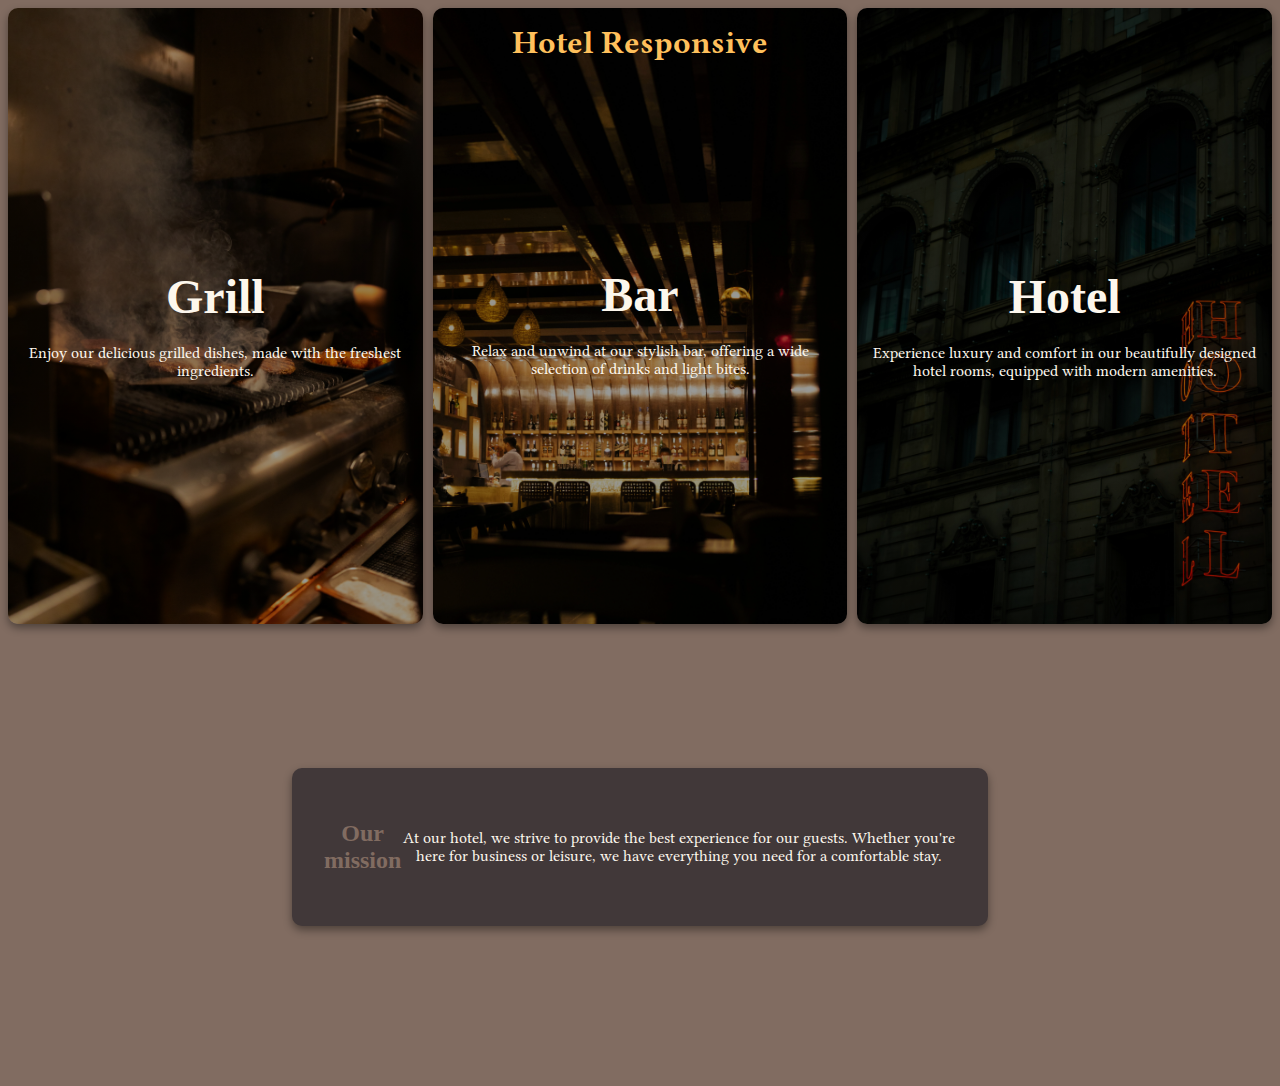
<file: index.html>
<!DOCTYPE html>

<html>
  <head>
    <link rel="shortcut icon" href="favicon.ico" type="image/x-icon">
    <link rel="stylesheet" href="styles.css">
    <link rel="preconnect" href="https://fonts.googleapis.com">
    <link rel="preconnect" href="https://fonts.gstatic.com" crossorigin>
    <link href="https://fonts.googleapis.com/css2?family=Libertinus+Serif:ital,wght@0,400;0,700;1,400&display=swap" rel="stylesheet">
    <title>Flexbox Site</title>
    <meta charset="UTF-8">
    <meta name="viewport" content="width=device-width, initial-scale=1.0">
    <meta name="description" content="A simple site to demonstrate Flexbox layout.">
    <meta name="keywords" content="Flexbox, CSS, Layout, Responsive Design">
    <meta name="author" content="Love Holmgren">
  </head>
  <body>
    <!-- 
      Todo:
      - [X] Fonts from the Google Fonts API.
      - [X] Custom images. A great source for project images
        when you’re practicing web design is Unsplash.
      - [X] A title and logo or splash image.
      - [ ] A mission statement or brief description of the company.
      - [ ] A navigation bar with links to other pages.
      - [ ] A list or set of images and titles representing 
        the product or products of the company.
      - [ ] A section describing some of the company’s employees or teammates.
    -->

    <section class="flex-container">
      <a class="link" href="#">
        <div class="grill">
          <h2>Grill</h2>
          <p>Enjoy our delicious grilled dishes, made with the freshest ingredients.</p>
        </div>
      </a>
      <a class="link" href="bar.html">
        <div class="bar">
          <h1>Hotel Responsive</h1>
          <h2>Bar</h2>
          <p>Relax and unwind at our stylish bar, offering a wide selection of drinks and light bites.</p>
        </div>
      </a>
      <a class="link" href="hotel.html">
        <div class="hotel">
          <h2>Hotel</h2>
          <p>Experience luxury and comfort in our beautifully designed hotel rooms, equipped with modern amenities.</p>
        </div>
      </a>
    </section>

    <main>
      <div class="mission">
        <h2>Our mission</h2>
        <p>At our hotel, we strive to provide the best experience for our guests. Whether you're here for business or leisure, we have everything you need for a comfortable stay.</p>
      </div>
    </main>
  </body>
</html>
</file>
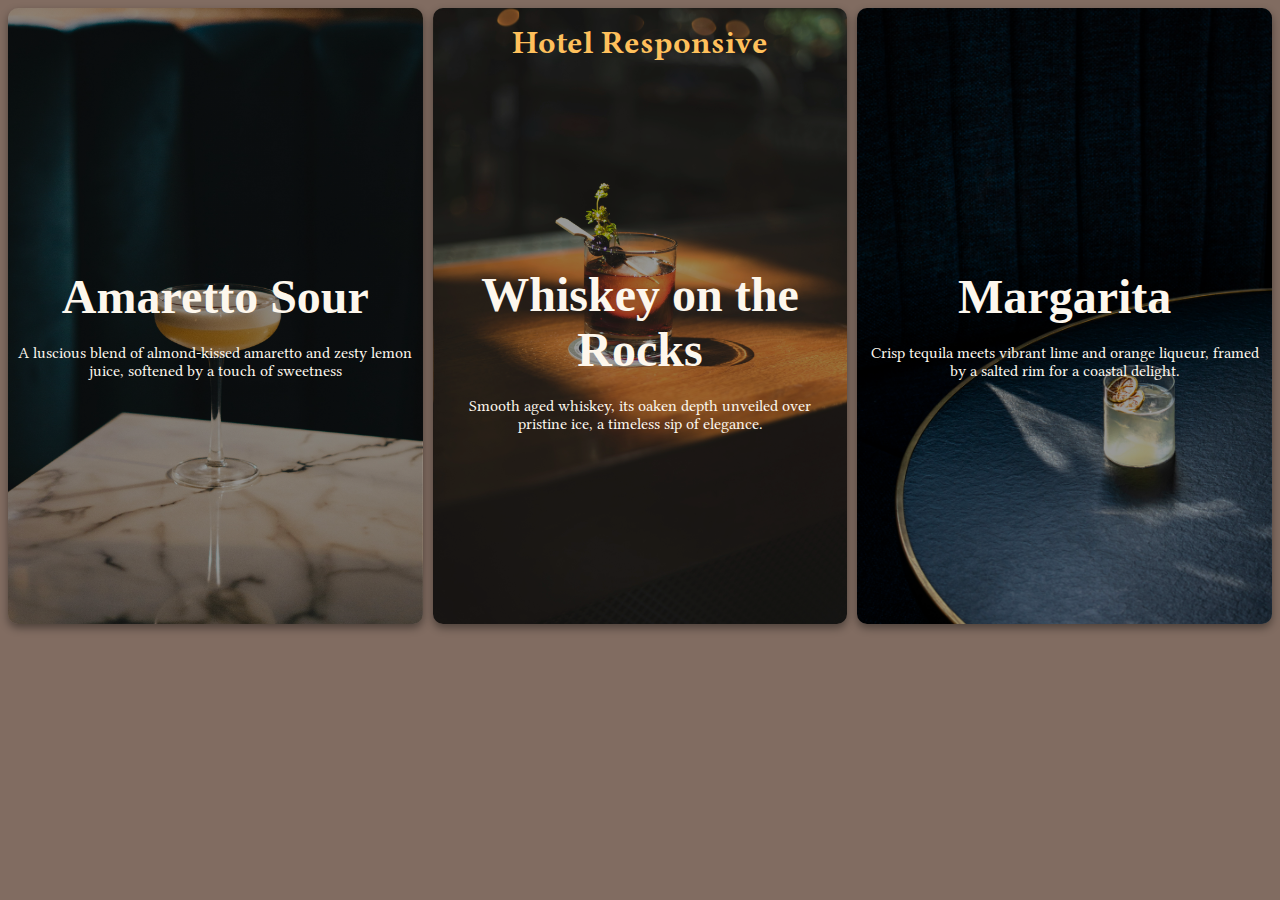
<file: bar.html>
<!DOCTYPE html>

<html>
  <head>
    <link rel="shortcut icon" href="favicon.ico" type="image/x-icon">
    <link rel="stylesheet" href="bar-css.css">
    <link rel="preconnect" href="https://fonts.googleapis.com">
    <link rel="preconnect" href="https://fonts.gstatic.com" crossorigin>
    <link href="https://fonts.googleapis.com/css2?family=Libertinus+Serif:ital,wght@0,400;0,700;1,400&display=swap" rel="stylesheet">
    <title>Flexbox Site</title>
    <meta charset="UTF-8">
    <meta name="viewport" content="width=device-width, initial-scale=1.0">
    <meta name="description" content="A simple site to demonstrate Flexbox layout.">
    <meta name="keywords" content="Flexbox, CSS, Layout, Responsive Design">
    <meta name="author" content="Love Holmgren">
  </head>
  <body>
    <!-- 
      Todo:
      - [X] Fonts from the Google Fonts API.
      - [X] Custom images. A great source for project images
        when you’re practicing web design is Unsplash.
      - [X] A title and logo or splash image.
      - [ ] A mission statement or brief description of the company.
      - [ ] A navigation bar with links to other pages.
      - [ ] A list or set of images and titles representing 
        the product or products of the company.
      - [ ] A section describing some of the company’s employees or teammates.
    -->

    <section class="flex-container">
      <div class="amaretto-sour link">
        <h2>Amaretto Sour</h2>
        <p>A luscious blend of almond-kissed amaretto and zesty lemon juice, softened by a touch of sweetness</p>
      </div>
      <div class="whiskey-rocks link">
        <h1>Hotel Responsive</h1>
        <div class="content">
          <h2>Whiskey on the Rocks</h2>
          <p>Smooth aged whiskey, its oaken depth unveiled over pristine ice, a timeless sip of elegance.</p>
        </div>
      </div>
      <div class="margarita link">
        <h2>Margarita</h2>
        <p>Crisp tequila meets vibrant lime and orange liqueur, framed by a salted rim for a coastal delight.</p>
      </div>
    </section>
  </body>
</html>
</file>
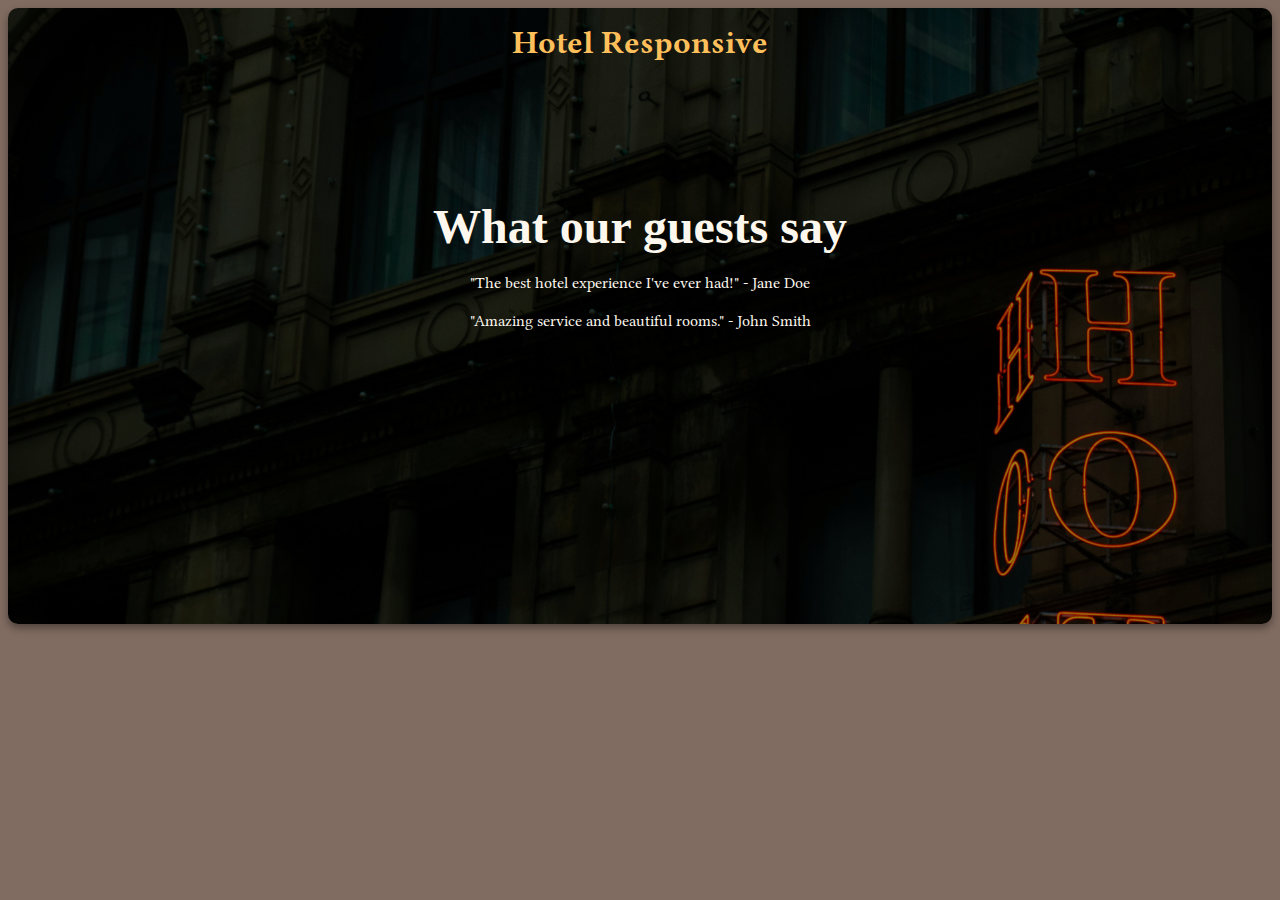
<file: hotel.html>
<!DOCTYPE html>

<html>
  <head>
    <link rel="shortcut icon" href="favicon.ico" type="image/x-icon">
    <link rel="stylesheet" href="hotel-css.css">
    <link rel="preconnect" href="https://fonts.googleapis.com">
    <link rel="preconnect" href="https://fonts.gstatic.com" crossorigin>
    <link href="https://fonts.googleapis.com/css2?family=Libertinus+Serif:ital,wght@0,400;0,700;1,400&display=swap" rel="stylesheet">
    <title>Flexbox Site</title>
    <meta charset="UTF-8">
    <meta name="viewport" content="width=device-width, initial-scale=1.0">
    <meta name="description" content="A simple site to demonstrate Flexbox layout.">
    <meta name="keywords" content="Flexbox, CSS, Layout, Responsive Design">
    <meta name="author" content="Love Holmgren">
  </head>
  <body>
    <section class="flex-container">
      <div class="hotel">
        <h1>Hotel Responsive</h1>
        <div class="reviews">
          <h2>What our guests say</h2>
          <p>"The best hotel experience I've ever had!" - Jane Doe</p>
          <p>"Amazing service and beautiful rooms." - John Smith</p>
        </div>
      </div>
    </section>
  </body>
</html>
</file>
<file: styles.css>
/*
    - [X] Create a centered navbar at the top of the page.
    - [ ] Create a flexible display of company products that changes from a more grid-like list to a column list as the page shrinks.
    - [ ] Create a flexible display of company employees.
    - [ ] A simple color scheme using CSS named colors, but yours can be more elaborate
*/

/*
    - [X] Use the Libertinus font family for the text.
    - [X] Use the Libertinus font family for the headings.
    - [X] Use the Libertinus font family for the code blocks.
*/

/* Universal styles */
:root {
    --header-h1: #FFC05C;
    --header-h2: #FDF7ED;
    --paragraph: #FDF7ED;
    --background: #816C61;
    --opacity-fade: rgba(0, 0, 0, 0.4);
    --section-content: #413839;
}

html {
    font-size: 16px; /* Base font size */
    background-color: var(--background);
}

h1 {
    color: var(--header-h1);
    font-family: "Libertinus Serif", serif;
    font-weight: 700;
    font-style: normal;
    text-align: center;
}

p {
    color: var(--paragraph);
    font-family: "Libertinus Serif", serif;
    font-weight: 400;
    font-style: normal;
}


/* Navigation */
.flex-container {
    display: flex;
    width: 100%;
    height: 100%;
    gap: 10px;
}

.flex-container .link {
    flex: 1 1 calc(33.333% - 7px);
    text-decoration: none; /* Remove underline from links */
    height: 600px;
    min-height: 300px;
}

.flex-container p, .flex-container h2 {
    margin: 0;
    padding: 10px;
    text-align: center;
}

.flex-container h2 {
    color: var(--header-h2);
    font-weight: 700;
    font-size: 3rem;
}

.grill, .bar, .hotel {
    /* Background size for each section */
    height: 100%; 
    min-height: 100%; 
    background-size: cover;
    background-position: center;

    /* Border radius and box shadow for each section */
    border-radius: 10px;
    box-shadow: 0 4px 8px var(--opacity-fade);

    /* Center content inside each section */
    display: flex;
    flex-direction: column;
    justify-content: center;
    align-items: center;
    padding-top: 1rem;
}

.link:hover {
    cursor: pointer;
}

.grill h2:hover, .bar h2:hover, .hotel h2:hover {
    font-style: italic;
}

.grill {
    background-image: linear-gradient(var(--opacity-fade), var(--opacity-fade)), url('resources/grill.jpg');
}   
.bar {
    background-image: linear-gradient(var(--opacity-fade), var(--opacity-fade)), url('resources/bar.jpg');
    justify-content: flex-start;
}

.bar h1 {
    color: var(--header-h1);
    margin: 0 0 12.25rem 0;
}
.hotel {
    background-image: linear-gradient(var(--opacity-fade), var(--opacity-fade)), url('resources/hotel.jpg');
}

/* Our mission */ 
.mission {
    display: flex;
    flex-direction: row;
    justify-content: center;
    align-items: center;  

    margin: 10rem auto;
    padding: 2rem;
    width: 50%;

    text-align: center;
    background-color: var(--section-content);
    color: var(--background);

    border-radius: 10px;
    box-shadow: 0 4px 8px var(--opacity-fade);
}

@media screen and (max-width: 1100px) {
    .flex-container {
        display: flex;
        flex-direction: column;
    }

    .link:nth-child(1) {
        order: 1; 
    }

    .link:nth-child(3) {
        order: 2; 
    }
    
    .flex-container .link {
        min-height: 0;
    }

    .bar h1 {
        margin: 0 0 6rem 0;
    }

    .bar, .grill, .hotel {
        padding-bottom: 6rem;
    }

    .grill, .hotel {
        padding-top: 6rem;
    }

    .mission {
        flex-direction: column;
        margin: 5rem auto;
    }
}
</file>
<file: bar-css.css>
/* Universal styles */
:root {
    --header-h1: #FFC05C;
    --header-h2: #FDF7ED;
    --paragraph: #FDF7ED;
    --background: #816C61;
    --opacity-fade: rgba(0, 0, 0, 0.4);
    --section-content: #413839;
}

html {
    font-size: 16px; /* Base font size */
    background-color: var(--background);
}

h1 {
    color: var(--header-h1);
    font-family: "Libertinus Serif", serif;
    font-weight: 700;
    font-style: normal;
    text-align: center;
}

p {
    color: var(--paragraph);
    font-family: "Libertinus Serif", serif;
    font-weight: 400;
    font-style: normal;
}

/* Navigation */
.flex-container {
    display: flex;
    width: 100%;
    height: 100%;
    gap: 10px;
}

.flex-container p, .flex-container h2 {
    margin: 0;
    padding: 10px;
    text-align: center;
}

.flex-container h2 {
    color: var(--header-h2);
    font-weight: 700;
    font-size: 3rem;
}

.whiskey-rocks {
    height: 600px;
    min-height: 300px;
    width: 100%;
    background-size: cover;
    background-position: center;
    border-radius: 10px;
    box-shadow: 0 4px 8px var(--opacity-fade);
    display: flex;
    flex-direction: column;
    justify-content: flex-start;
    align-items: center;
    padding-top: 0.65rem;
}

.whiskey-rocks h1 {
    margin: 0 0 12.25rem 0;
}

.margarita, .whiskey-rocks, .amaretto-sour {
     /* Background size for each section */
    background-size: cover;
    background-position: center;
    flex: 1 1 calc(33.333% - 7px);
  height: 600px;
  min-height: 300px;

    /* Border radius and box shadow for each section */
    border-radius: 10px;
    box-shadow: 0 4px 8px var(--opacity-fade);

    /* Center content inside each section */
    display: flex;
    flex-direction: column;
    justify-content: center;
    align-items: center;
    padding-top: 1rem;
}

.margarita {
    background-image: linear-gradient(var(--opacity-fade), var(--opacity-fade)), url('resources/margarita.jpg');
}   
.whiskey-rocks {
    background-image: linear-gradient(var(--opacity-fade), var(--opacity-fade)), url('resources/whiskey-rocks.jpg');
    justify-content: flex-start;
}
.amaretto-sour {
    background-image: linear-gradient(var(--opacity-fade), var(--opacity-fade)), url('resources/amaretto-sour.jpg');
}

@media screen and (max-width: 1100px) {
    .flex-container {
        display: flex;
        flex-direction: column;
    }

    .link:nth-child(1) {
        order: 1; 
    }

    .link:nth-child(3) {
        order: 2; 
    }
    
    
    .whiskey-rocks h1 {
        margin: 0 0 6rem 0;
    }

    .margarita, .whiskey-rocks, .amaretto-sour {
        padding-bottom: 6rem;
    }

    .margarita {
        background-position: 25% 70%; /* Center the drink */
    }

    .whiskey-rocks {
        background-position: 0% 42%; /* Center the drink */
    }
}
</file>
<file: hotel-css.css>
/* Universal styles */
:root {
    --header-h1: #FFC05C;
    --header-h2: #FDF7ED;
    --paragraph: #FDF7ED;
    --background: #816C61;
    --opacity-fade: rgba(0, 0, 0, 0.4);
    --section-content: #413839;
}

html {
    font-size: 16px; /* Base font size */
    background-color: var(--background);
}

h1 {
    color: var(--header-h1);
    font-family: "Libertinus Serif", serif;
    font-weight: 700;
    font-style: normal;
    text-align: center;
}

p {
    color: var(--paragraph);
    font-family: "Libertinus Serif", serif;
    font-weight: 400;
    font-style: normal;
}


.flex-container {
    display: flex;
    width: 100%;
    height: 100%;
    gap: 10px;
}


.flex-container p, .flex-container h2 {
    margin: 0;
    padding: 10px;
    text-align: center;
}

.flex-container h2 {
    color: var(--header-h2);
    font-weight: 700;
    font-size: 3rem;
}

.reviews {
    /* Center content inside each section */
    display: flex;
    flex-direction: column;
    justify-content: center;
    align-items: center;
    margin-top: 5rem; /* Add space below the h1 */
}

.hotel {
    background-image: linear-gradient(var(--opacity-fade), var(--opacity-fade)), url('resources/hotel.jpg');

    /* Background size for each section */
    height: 600px; 
    min-height: 300px; 
    width: 100%;
    background-size: cover;
    background-position: center;

    /* Border radius and box shadow for each section */
    border-radius: 10px;
    box-shadow: 0 4px 8px var(--opacity-fade);

    /* Center content inside each section */
    display: flex;
    flex-direction: column;
    justify-content: flex-start;
    align-items: center;
    padding-top: 1rem; /* Add space above the content */
}

.hotel h1 {
    color: var(--header-h1);
    text-align: center;
    margin: 0rem 0rem 3rem 0rem; /* Add space above the h1 */
}
</file>
